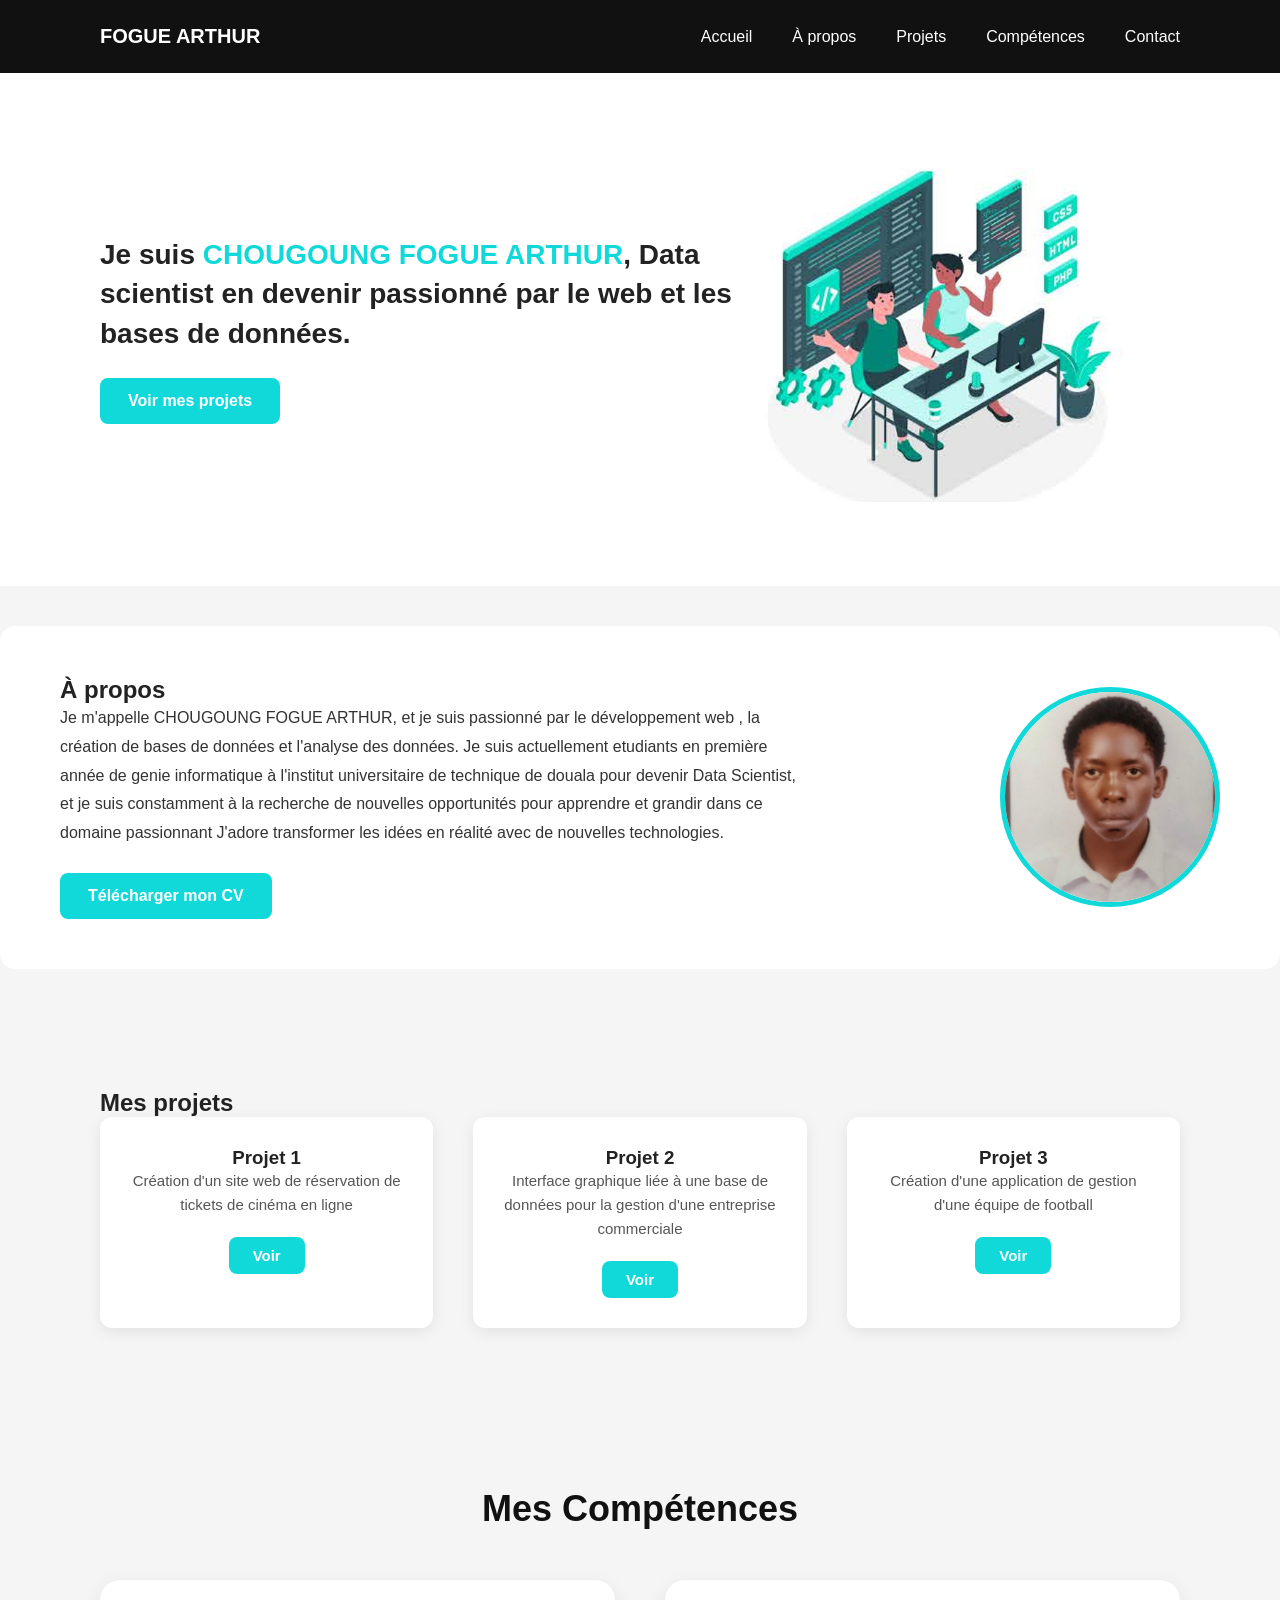
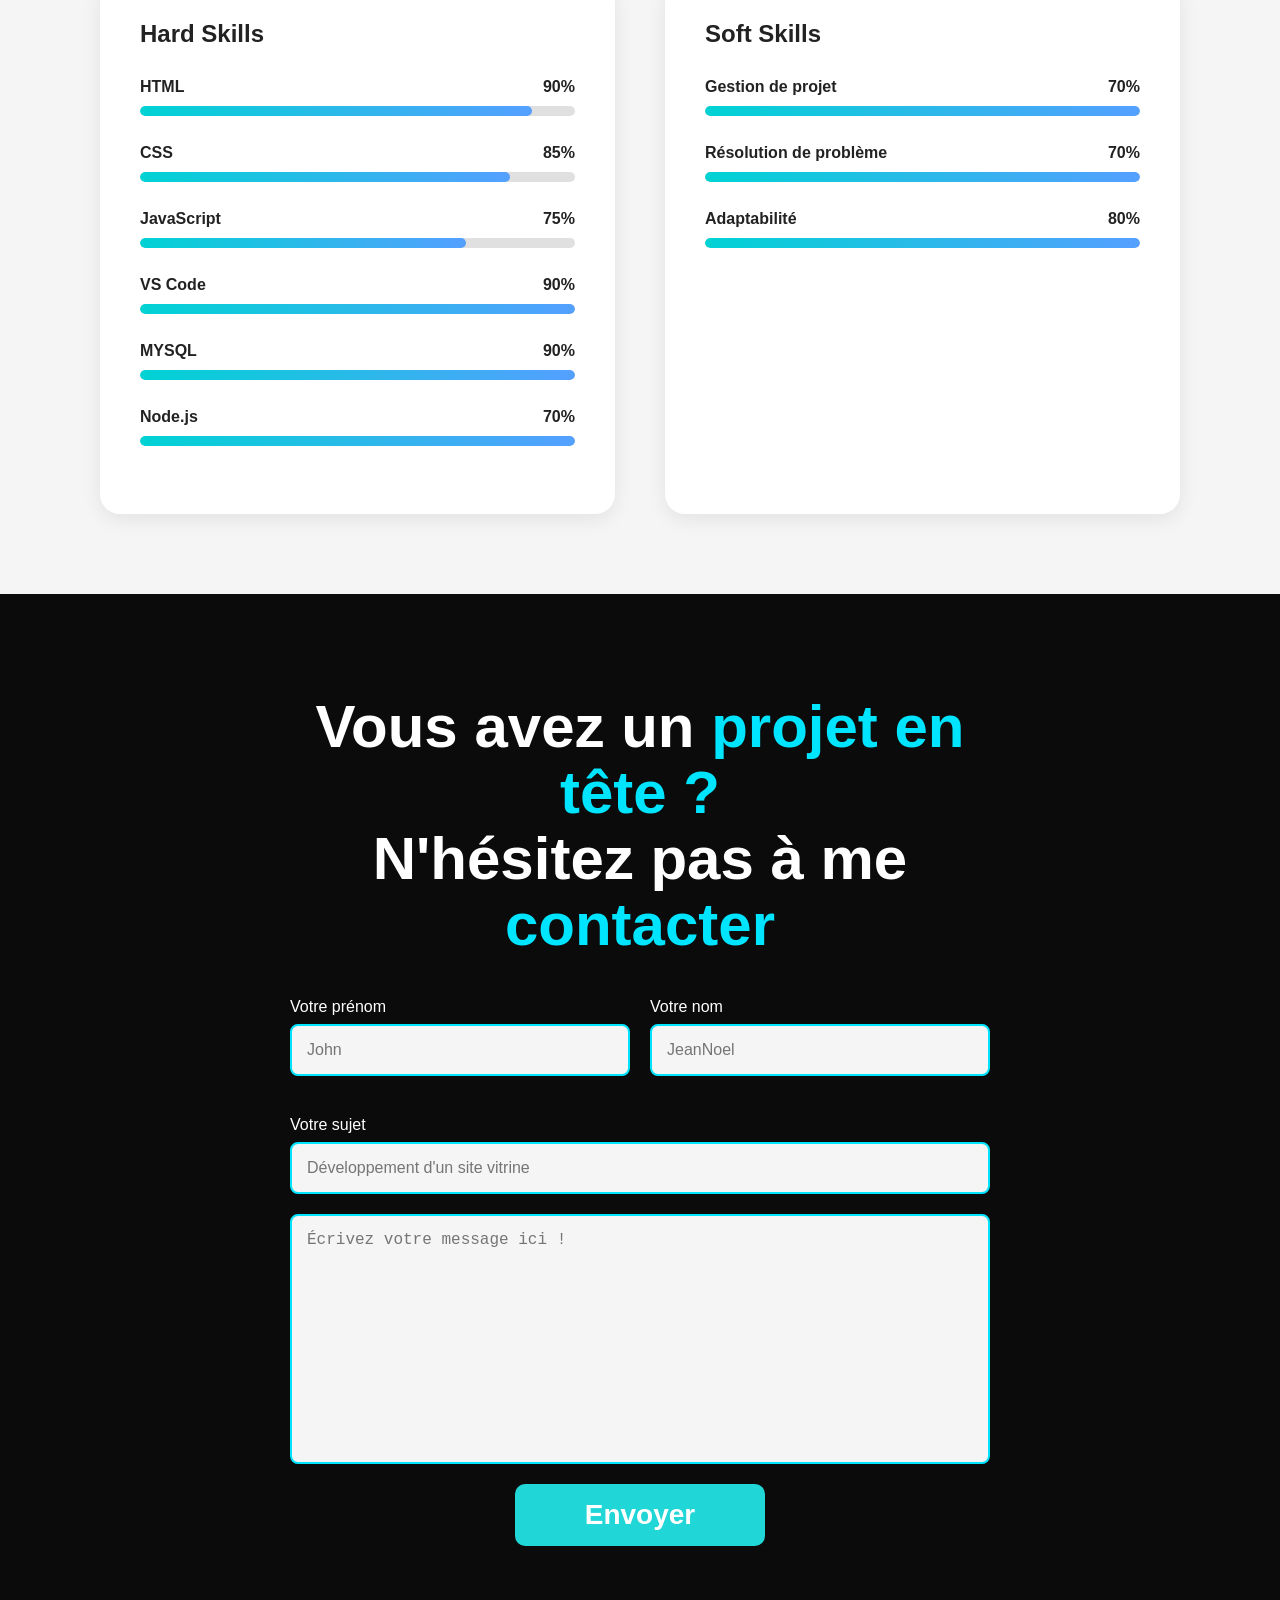
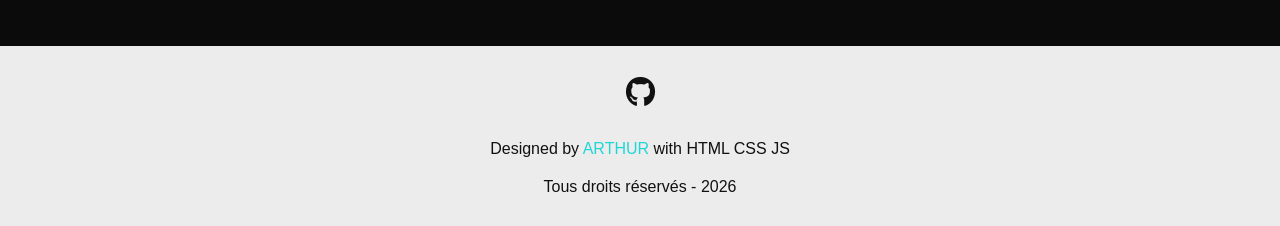
<file: index.html>
<!DOCTYPE html>
<html lang="fr">
<head>
  <meta charset="UTF-8">
  <meta name="viewport" content="width=device-width, initial-scale=1.0">
  <title>FOGUE ARTHUR | Data Scientist & Web Developer</title>
  <meta name="description" content="Portfolio de FOGUE ARTHUR, futur Data Scientist passionné par le web et les bases de données. Découvrez mes projets et mon parcours.">
  
  <!-- Open Graph (pour le partage sur les réseaux sociaux) -->
  <meta property="og:title" content="FOGUE ARTHUR - Portfolio">
  <meta property="og:description" content="Data Scientist en devenir passionné par le web et les bases de données.">
  <meta property="og:image" content="images/a1.jpg">
  <meta property="og:type" content="website">

  <link rel="stylesheet" href="style.css">
  <link rel="stylesheet" href="https://cdnjs.cloudflare.com/ajax/libs/font-awesome/6.0.0/css/all.min.css">
</head>

<body>

  <!-- HEADER -->
  <header>
    <nav>
      <h1>FOGUE ARTHUR</h1>

      <ul>
        <li><a href="#accueil">Accueil</a></li>
        <li><a href="#apropos">À propos</a></li>
        <li><a href="#projets">Projets</a></li>
        <li><a href="#competences">Compétences</a></li>
        <li><a href="#contact">Contact</a></li>
      </ul>
    </nav>
  </header>

  <!-- HERO -->
  <section id="accueil" class="hero">

  <div class="hero-text">
    <h2>
      Je suis <span>CHOUGOUNG FOGUE ARTHUR</span>,
     Data scientist en devenir passionné par le web et les bases de données.
    </h2>

    <a href="projet_debutant.html"><button>Voir mes projets</button></a>
  </div>

  <div class="hero-image">
    <img src="images/a1.jpg" alt="photo" class="photo-profil">
  </div>

  </section>

  <!-- A PROPOS -->
<section id="apropos" class="about">

  <div class="about-text">
    <h2>À propos</h2>

    <p>
      Je m'appelle CHOUGOUNG FOGUE ARTHUR, et je suis passionné par le développement web , la création de bases de données et l'analyse des données.
         Je suis actuellement etudiants en première année de genie informatique à l'institut universitaire de technique  de douala  pour devenir Data Scientist, et je suis constamment à la recherche de nouvelles opportunités pour apprendre et grandir dans ce domaine passionnant
       J'adore transformer les idées en réalité avec de nouvelles technologies.
    </p>

    <a href="cv.html" target="_blank"><button>Télécharger mon CV</button></a>
  </div>

  <div class="about-image">
    <img src="images/a3.jpg" alt="photo" class="photo-profil">
  </div>

  </section>

  <!-- PROJETS -->
<section id="projets">

  <h2>Mes projets</h2>

  <div class="cards">

    <div class="card">
      <h3>Projet 1</h3>
      <p>Création d'un site web de réservation de tickets de cinéma en ligne</p>
      <a href="projet1.html"><button class="project-btn">Voir</button></a>
    </div>

    <div class="card">
      <h3>Projet 2</h3>
      <p>Interface graphique liée à une base de données pour la gestion d'une entreprise commerciale</p>
      <a href="projet2.html"><button class="project-btn">Voir</button></a>
    </div>

    <div class="card">
      <h3>Projet 3</h3>
      <p>Création d'une application de gestion d'une équipe de football</p>
      <a href="projet3.html"><button class="project-btn">Voir</button></a>
    </div>

  </div>

  </section>

  <!-- COMPETENCES -->
  <section id="competences" class="skills-section">

    <h2 class="section-title">Mes Compétences</h2>

    <div class="skills-container">

        <!-- FRONTEND -->
        <div class="skill-card">

            <h3>Hard Skills</h3>

            <div class="skill">

                <div class="skill-info">
                    <span>HTML</span>
                    <span>90%</span>
                </div>

                <div class="skill-bar">
                    <div class="skill-progress html"></div>
                </div>

            </div>

            <div class="skill">

                <div class="skill-info">
                    <span>CSS</span>
                    <span>85%</span>
                </div>

                <div class="skill-bar">
                    <div class="skill-progress css"></div>
                </div>

            </div>

            <div class="skill">

                <div class="skill-info">
                    <span>JavaScript</span>
                    <span>75%</span>
                </div>

                <div class="skill-bar">
                    <div class="skill-progress js"></div>
                </div>

            </div>

            <div class="skill">

                <div class="skill-info">
                    <span>VS Code</span>
                    <span>90%</span>
                </div>

                <div class="skill-bar">
                    <div class="skill-progress vs-code"></div>
                </div>

            </div>

            <div class="skill">

                <div class="skill-info">
                    <span>MYSQL</span>
                    <span>90%</span>
                </div>

                <div class="skill-bar">
                    <div class="skill-progress mysql"></div>
                </div>

            </div>

            <div class="skill">

                <div class="skill-info">
                    <span>Node.js</span>
                    <span>70%</span>
                </div>

                <div class="skill-bar">
                    <div class="skill-progress node"></div>
                </div>

            </div>

        </div>

        <div class="skill-card">

            <h3> Soft Skills</h3>

            <div class="skill">

                <div class="skill-info">
                    <span>Gestion de projet</span>
                    <span>70%</span>
                </div>

                <div class="skill-bar">
                    <div class="skill-progress gestion-projet"></div>
                </div>

            </div>

            <div class="skill">

                <div class="skill-info">
                    <span>Résolution de problème</span>
                    <span>70%</span>
                </div>

                <div class="skill-bar">
                    <div class="skill-progress resolution-probleme"></div>
                </div>

            </div>

            <div class="skill">

                <div class="skill-info">
                    <span>Adaptabilité</span>
                    <span>80%</span>
                </div>

                <div class="skill-bar">
                    <div class="skill-progress adaptabilite"></div>
                </div>

            </div>

        </div>

    </div>

</section>
  <!-- CONTACT -->
     <section class="contact">

    <div class="contact-content">

        <h1>
            Vous avez un <span>projet en tête ?</span><br>
            N'hésitez pas à me <span>contacter</span>
        </h1>

          <form class="contact-form" action="https://formspree.io/f/mgobewzv" method="POST">
            <!-- PREMIERE LIGNE -->
            <div class="form-row">

                <div class="input-group">
                    <label>Votre prénom</label>
                    <input type="text" name="prenom" placeholder="John" required>
                </div>

                <div class="input-group">
                    <label>Votre nom</label>
                    <input type="text" name="nom" placeholder="JeanNoel" required>
                </div>

            </div>

            <!-- SUJET -->
            <div class="input-group">
                <label>Votre sujet</label>

                <input type="text" name="sujet"
                placeholder="Développement d'un site vitrine" required>
            </div>

            <!-- MESSAGE -->
            <div class="input-group">
                <textarea name="message" placeholder="Écrivez votre message ici !" required></textarea>
            </div>

            <!-- BUTTON -->
            <div class="btn-center">
                <button type="submit">
                    Envoyer
                </button>
            </div>

        </form>

    </div>

</section>

<footer>

    <div class="social-icons">
        <a href="https://github.com/FOGUE-ARTHUR" target="_blank"><i class="fab fa-github"></i></a>
    </div>

    <p>
        Designed by <span>ARTHUR</span>
        with HTML CSS JS
    </p>

    <p>
        Tous droits réservés - 2026
    </p>

</footer>
</body>
</html>
</file>
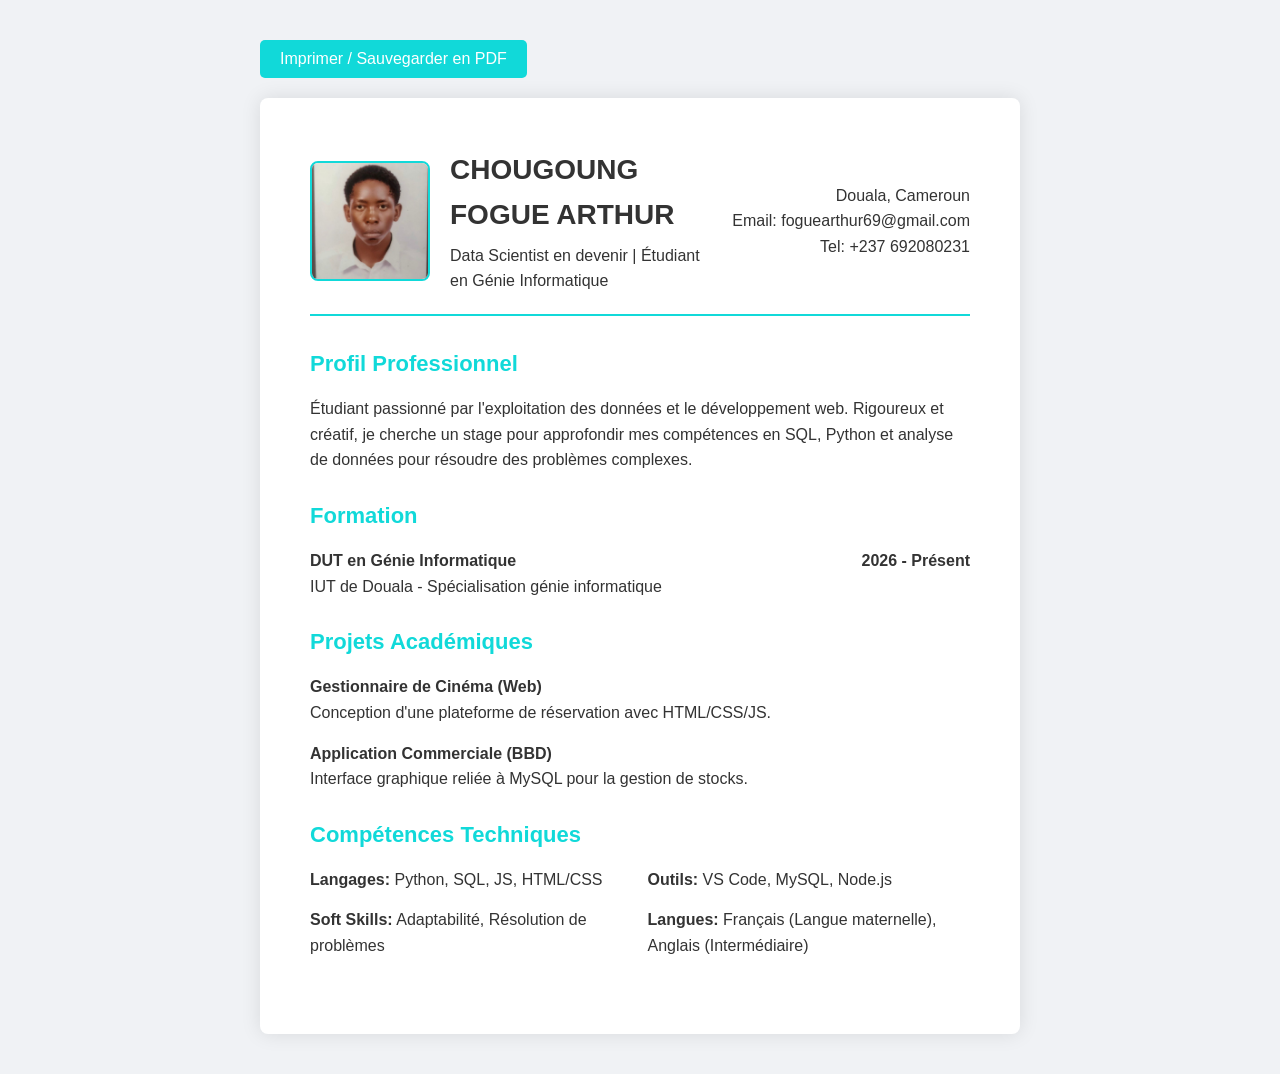
<file: cv.html>
<!DOCTYPE html>
<html lang="fr">
<head>
    <meta charset="UTF-8">
    <meta name="viewport" content="width=device-width, initial-scale=1.0">
    <title>CV - FOGUE ARTHUR</title>
    <style>
        * {
            margin: 0;
            padding: 0;
            box-sizing: border-box;
        }
        
        body { 
            font-family: 'Segoe UI', Tahoma, Geneva, Verdana, sans-serif; 
            line-height: 1.6; 
            color: #333; 
            max-width: 800px; 
            margin: 0 auto; 
            padding: 40px 20px; 
            background: #f0f2f5; 
        }
        
        .cv-container { 
            background: white; 
            padding: 50px; 
            border-radius: 8px; 
            box-shadow: 0 0 20px rgba(0,0,0,0.1); 
        }
        
        header { 
            border-bottom: 2px solid #11d9d9; 
            padding-bottom: 20px; 
            margin-bottom: 30px; 
            display: flex; 
            align-items: center; 
            gap: 20px; 
            flex-wrap: wrap;
        }
        
        .profile-img { 
            width: 120px; 
            height: 120px; 
            border-radius: 8px; 
            object-fit: cover; 
            border: 2px solid #11d9d9; 
        }
        
        .header-info { 
            flex: 1;
            min-width: 200px;
        }
        
        .header-info h1 {
            font-size: 28px;
            margin-bottom: 5px;
        }
        
        .contact-info {
            text-align: right;
        }
        
        .section { 
            margin-bottom: 25px; 
        }
        
        .section h2 {
            color: #11d9d9;
            margin-bottom: 15px;
            font-size: 22px;
        }
        
        .item { 
            margin-bottom: 15px; 
        }
        
        .item-title { 
            font-weight: bold; 
            display: flex; 
            justify-content: space-between;
            flex-wrap: wrap;
            gap: 10px;
        }
        
        .skills-grid { 
            display: grid; 
            grid-template-columns: 1fr 1fr; 
            gap: 15px; 
        }
        
        .print-btn { 
            background: #11d9d9; 
            color: white; 
            border: none; 
            padding: 10px 20px; 
            border-radius: 5px; 
            cursor: pointer; 
            margin-bottom: 20px; 
            font-size: 16px;
        }
        
        .print-btn:hover {
            background: #00e5ff;
        }
        
        /* RESPONSIVE MOBILE */
        @media (max-width: 768px) {
            body {
                padding: 20px 10px;
            }
            
            .cv-container {
                padding: 25px 20px;
            }
            
            header {
                flex-direction: column;
                text-align: center;
            }
            
            .profile-img {
                width: 100px;
                height: 100px;
            }
            
            .header-info h1 {
                font-size: 24px;
            }
            
            .contact-info {
                text-align: center;
                width: 100%;
            }
            
            .item-title {
                flex-direction: column;
                gap: 5px;
            }
            
            .skills-grid {
                grid-template-columns: 1fr;
            }
            
            .section h2 {
                font-size: 20px;
            }
        }
        
        @media print { 
            .print-btn { display: none; } 
            body { background: white; padding: 0; } 
            .cv-container { box-shadow: none; padding: 20px; }
            header { flex-wrap: nowrap; }
            .skills-grid { grid-template-columns: 1fr 1fr; }
        }
    </style>
</head>
<body>
    <button class="print-btn" onclick="window.print()">Imprimer / Sauvegarder en PDF</button>
    
    <div class="cv-container">
        <header>
            <img src="images/a3.jpg" alt="Photo" class="profile-img">
            <div class="header-info">
                <h1>CHOUGOUNG FOGUE ARTHUR</h1>
                <p>Data Scientist en devenir | Étudiant en Génie Informatique</p>
            </div>
            <div class="contact-info">
                <p>Douala, Cameroun</p>
                <p>Email: foguearthur69@gmail.com</p>
                <p>Tel: +237 692080231</p>
            </div>
        </header>

        <section class="section">
            <h2>Profil Professionnel</h2>
            <p>Étudiant passionné par l'exploitation des données et le développement web. Rigoureux et créatif, je cherche un stage pour approfondir mes compétences en SQL, Python et analyse de données pour résoudre des problèmes complexes.</p>
        </section>

        <section class="section">
            <h2>Formation</h2>
            <div class="item">
                <div class="item-title">
                    <span>DUT en Génie Informatique</span>
                    <span>2026 - Présent</span>
                </div>
                <p>IUT de Douala - Spécialisation génie informatique</p>
            </div>
        </section>

        <section class="section">
            <h2>Projets Académiques</h2>
            <div class="item">
                <div class="item-title">
                    <span>Gestionnaire de Cinéma (Web)</span>
                </div>
                <p>Conception d'une plateforme de réservation avec HTML/CSS/JS.</p>
            </div>
            <div class="item">
                <div class="item-title">
                    <span>Application Commerciale (BBD)</span>
                </div>
                <p>Interface graphique reliée à MySQL pour la gestion de stocks.</p>
            </div>
        </section>

        <section class="section">
            <h2>Compétences Techniques</h2>
            <div class="skills-grid">
                <div><strong>Langages:</strong> Python, SQL, JS, HTML/CSS</div>
                <div><strong>Outils:</strong> VS Code, MySQL, Node.js</div>
                <div><strong>Soft Skills:</strong> Adaptabilité, Résolution de problèmes</div>
                <div><strong>Langues:</strong> Français (Langue maternelle), Anglais (Intermédiaire)</div>
            </div>
        </section>
    </div>
</body>
</html>
</file>
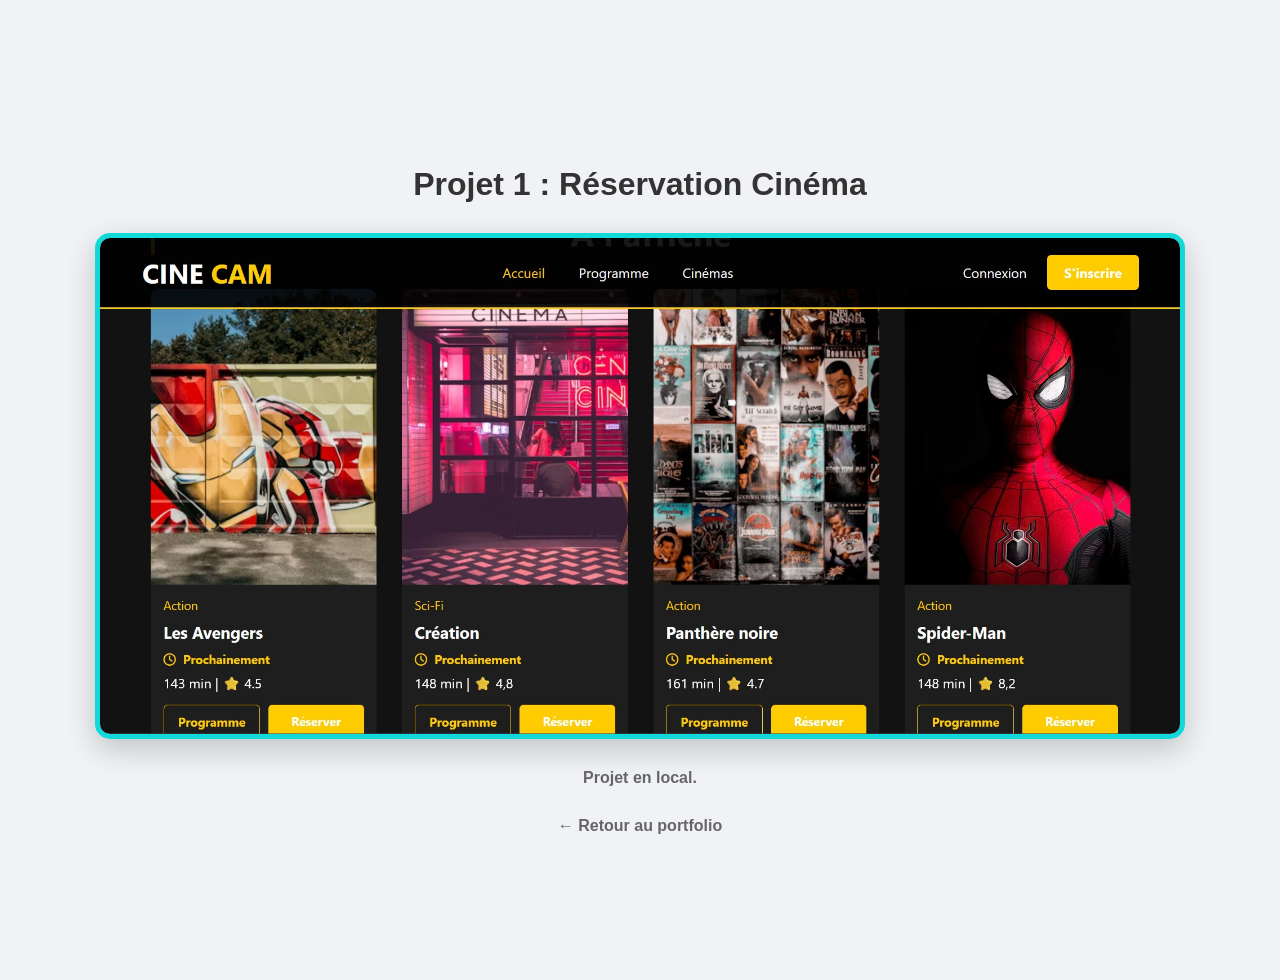
<file: projet1.html>
<!DOCTYPE html>
<html lang="fr">
<head>
    <meta charset="UTF-8">
    <meta name="viewport" content="width=device-width, initial-scale=1.0">
    <title>Projet 1 - Visuel</title>
    <style>
        body { font-family: Arial, sans-serif; background: #f0f2f5; margin: 0; padding: 40px; text-align: center; display: flex; flex-direction: column; align-items: center; justify-content: center; min-height: 100vh; }
        h1 { margin-bottom: 30px; color: #333; }
        img { max-width: 90%; max-height: 70vh; border-radius: 15px; box-shadow: 0 10px 30px rgba(0,0,0,0.2); border: 5px solid #11d9d9; }
        a { margin-top: 30px; color: #666; text-decoration: none; font-weight: bold; }
        a:hover { color: #11d9d9; }
    </style>
</head>
<body>
    <h1>Projet 1 : Réservation Cinéma</h1>
    
    <img src="images/a4.jpg" alt="Affiche du film">
    <a>Projet en local.</a>

    <a href="index.html">← Retour au portfolio</a>
</body>
</html>
</file>
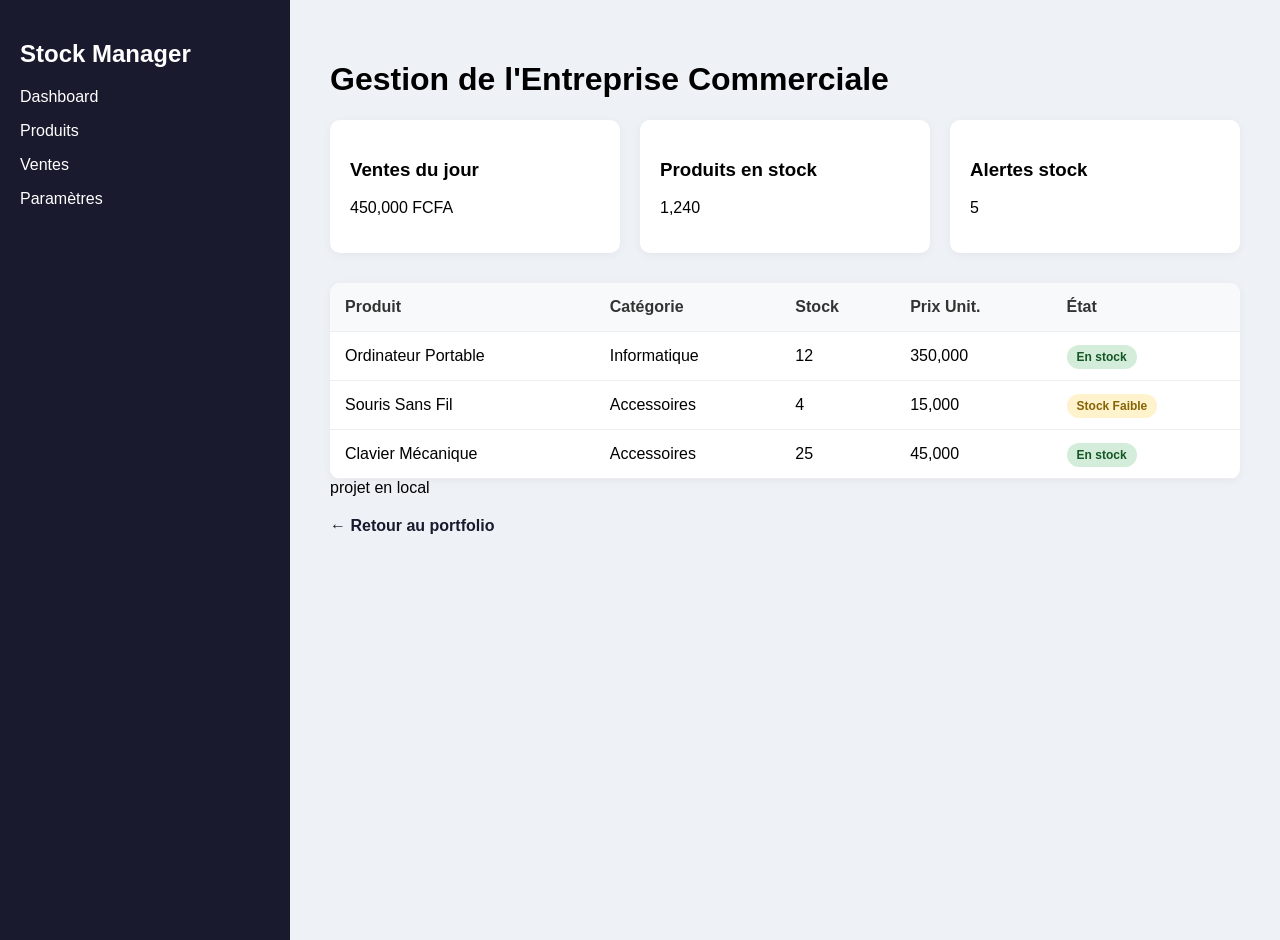
<file: projet2.html>
<!DOCTYPE html>
<html lang="fr">
<head>
    <meta charset="UTF-8">
    <meta name="viewport" content="width=device-width, initial-scale=1.0">
    <title>Projet 2 - Gestion Commerciale</title>
    <style>
        body { font-family: 'Segoe UI', sans-serif; background: #eef2f7; margin: 0; display: flex; }
        .sidebar { width: 250px; background: #1a1a2e; color: white; height: 100vh; padding: 20px; }
        .main { flex: 1; padding: 40px; }
        .card-stats { display: flex; gap: 20px; margin-bottom: 30px; }
        .stat { background: white; padding: 20px; border-radius: 10px; flex: 1; box-shadow: 0 2px 10px rgba(0,0,0,0.05); }
        table { width: 100%; border-collapse: collapse; background: white; border-radius: 10px; overflow: hidden; box-shadow: 0 2px 10px rgba(0,0,0,0.05); }
        th, td { padding: 15px; text-align: left; border-bottom: 1px solid #eee; }
        th { background: #f8f9fa; color: #333; }
        .status { padding: 5px 10px; border-radius: 20px; font-size: 12px; font-weight: bold; }
        .status.ok { background: #d4edda; color: #155724; }
        .status.low { background: #fff3cd; color: #856404; }
        a.back { display: inline-block; margin-top: 20px; color: #1a1a2e; text-decoration: none; font-weight: bold; }
    </style>
</head>
<body>
    <div class="sidebar">
        <h2>Stock Manager</h2>
        <p>Dashboard</p>
        <p>Produits</p>
        <p>Ventes</p>
        <p>Paramètres</p>
    </div>
    <div class="main">
        <h1>Gestion de l'Entreprise Commerciale</h1>
        
        <div class="card-stats">
            <div class="stat"><h3>Ventes du jour</h3><p>450,000 FCFA</p></div>
            <div class="stat"><h3>Produits en stock</h3><p>1,240</p></div>
            <div class="stat"><h3>Alertes stock</h3><p>5</p></div>
        </div>

        <table>
            <thead>
                <tr>
                    <th>Produit</th>
                    <th>Catégorie</th>
                    <th>Stock</th>
                    <th>Prix Unit.</th>
                    <th>État</th>
                </tr>
            </thead>
            <tbody>
                <tr><td>Ordinateur Portable</td><td>Informatique</td><td>12</td><td>350,000</td><td><span class="status ok">En stock</span></td></tr>
                <tr><td>Souris Sans Fil</td><td>Accessoires</td><td>4</td><td>15,000</td><td><span class="status low">Stock Faible</span></td></tr>
                <tr><td>Clavier Mécanique</td><td>Accessoires</td><td>25</td><td>45,000</td><td><span class="status ok">En stock</span></td></tr>
            </tbody>
        </table>
        <a>projet en local</a><br>

        <a href="index.html" class="back">← Retour au portfolio</a>
    </div>
</body>
</html>
</file>
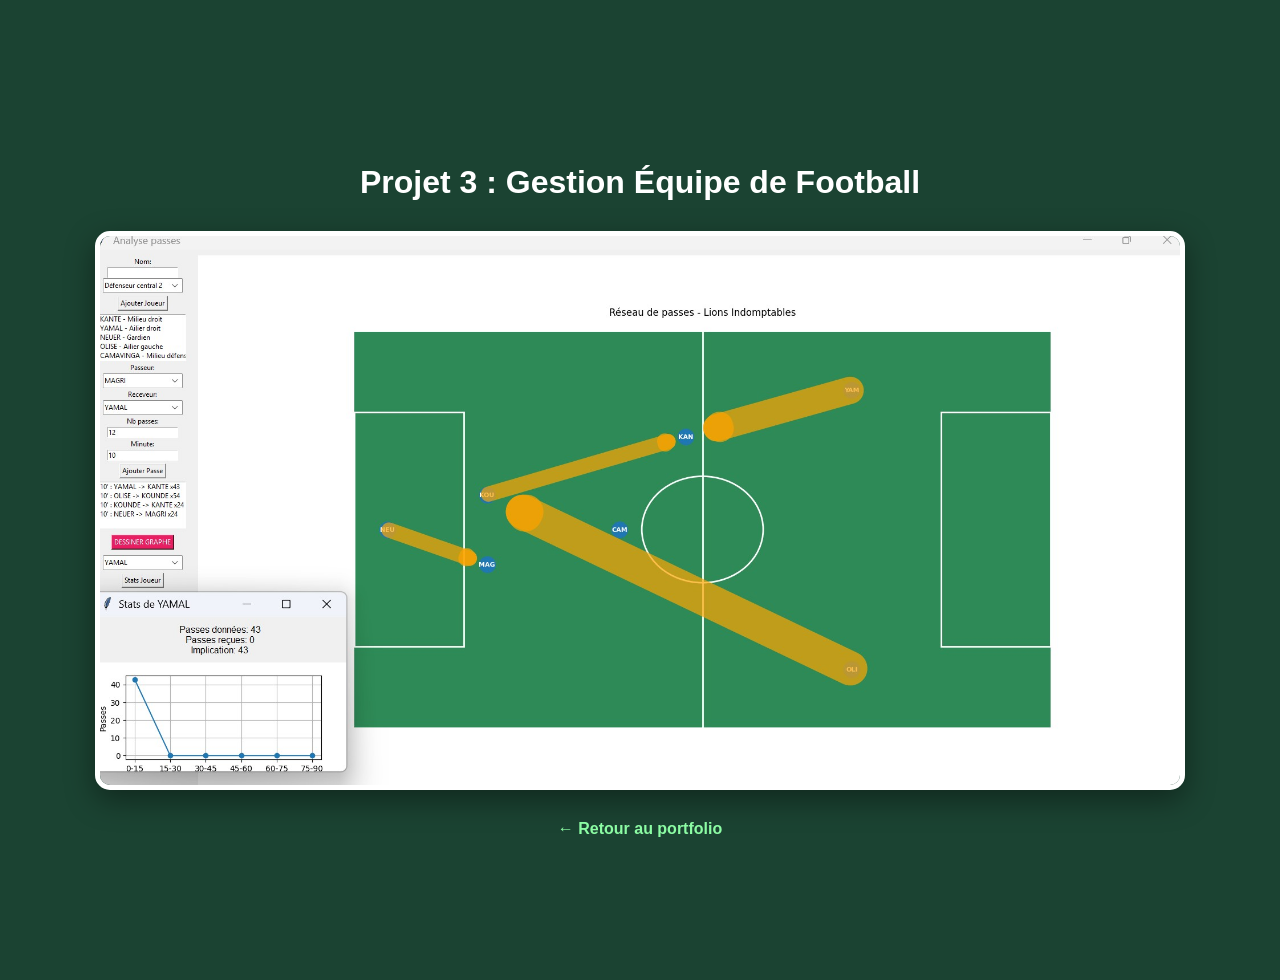
<file: projet3.html>
<!DOCTYPE html>
<html lang="fr">
<head>
    <meta charset="UTF-8">
    <meta name="viewport" content="width=device-width, initial-scale=1.0">
    <title>Projet 3 - Visuel</title>
    <style>
        body { font-family: Arial, sans-serif; background: #1b4332; margin: 0; padding: 40px; text-align: center; display: flex; flex-direction: column; align-items: center; justify-content: center; min-height: 100vh; color: white; }
        h1 { margin-bottom: 30px; }
        img { max-width: 90%; max-height: 70vh; border-radius: 15px; box-shadow: 0 10px 30px rgba(0,0,0,0.4); border: 5px solid white; }
        a { margin-top: 30px; color: #8cfca4; text-decoration: none; font-weight: bold; }
        a:hover { text-decoration: underline; }
    </style>
</head>
<body>
    <h1>Projet 3 : Gestion Équipe de Football</h1>
    
    <img src="images/a5.jpg" alt="Visuel du projet">

    <a href="index.html">← Retour au portfolio</a>
</body>
</html>
</file>
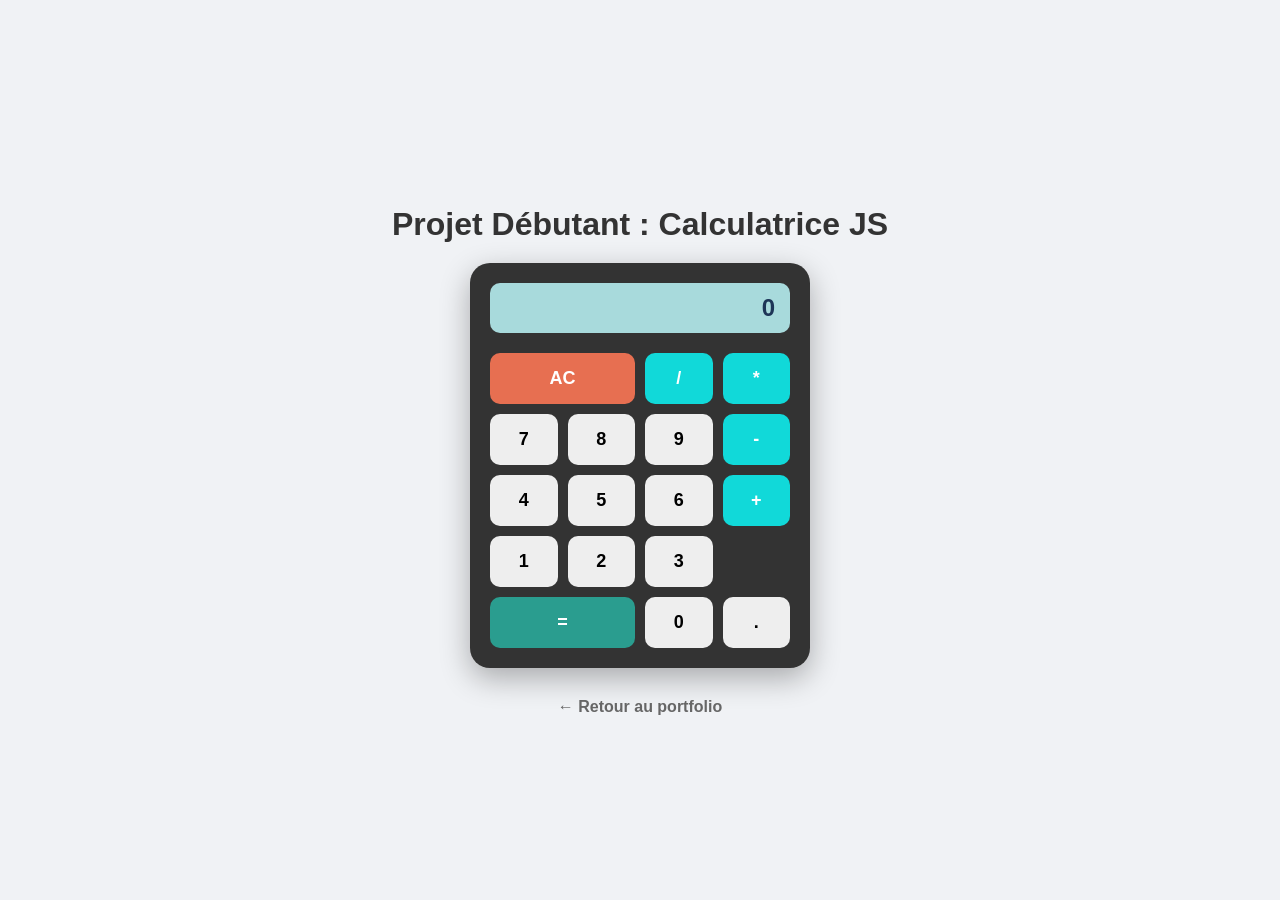
<file: projet_debutant.html>
<!DOCTYPE html>
<html lang="fr">
<head>
    <meta charset="UTF-8">
    <meta name="viewport" content="width=device-width, initial-scale=1.0">
    <title>Projet Débutant - Calculatrice</title>
    <style>
        body { font-family: Arial, sans-serif; background: #f0f2f5; display: flex; flex-direction: column; align-items: center; justify-content: center; min-height: 100vh; margin: 0; }
        .calculator { background: #333; padding: 20px; border-radius: 20px; box-shadow: 0 10px 30px rgba(0,0,0,0.3); width: 300px; }
        .display { background: #a8dadc; width: 100%; height: 50px; margin-bottom: 20px; border-radius: 10px; display: flex; align-items: center; justify-content: flex-end; padding: 0 15px; box-sizing: border-box; font-size: 24px; font-weight: bold; color: #1d3557; }
        .buttons { display: grid; grid-template-columns: repeat(4, 1fr); gap: 10px; }
        button { padding: 15px; border: none; border-radius: 10px; font-size: 18px; font-weight: bold; cursor: pointer; transition: 0.2s; }
        .num { background: #eee; }
        .op { background: #11d9d9; color: white; }
        .eq { background: #2a9d8f; color: white; grid-column: span 2; }
        .clr { background: #e76f51; color: white; grid-column: span 2; }
        button:hover { opacity: 0.8; transform: scale(0.95); }
        h1 { color: #333; margin-bottom: 20px; }
        a { margin-top: 30px; color: #666; text-decoration: none; font-weight: bold; }
    </style>
</head>
<body>
    <h1>Projet Débutant : Calculatrice JS</h1>
    
    <div class="calculator">
        <div class="display" id="display">0</div>
        <div class="buttons">
            <button class="clr" onclick="clearDisplay()">AC</button>
            <button class="op" onclick="appendToDisplay('/')">/</button>
            <button class="op" onclick="appendToDisplay('*')">*</button>
            <button class="num" onclick="appendToDisplay('7')">7</button>
            <button class="num" onclick="appendToDisplay('8')">8</button>
            <button class="num" onclick="appendToDisplay('9')">9</button>
            <button class="op" onclick="appendToDisplay('-')">-</button>
            <button class="num" onclick="appendToDisplay('4')">4</button>
            <button class="num" onclick="appendToDisplay('5')">5</button>
            <button class="num" onclick="appendToDisplay('6')">6</button>
            <button class="op" onclick="appendToDisplay('+')">+</button>
            <button class="num" onclick="appendToDisplay('1')">1</button>
            <button class="num" onclick="appendToDisplay('2')">2</button>
            <button class="num" onclick="appendToDisplay('3')">3</button>
            <button class="eq" onclick="calculate()">=</button>
            <button class="num" onclick="appendToDisplay('0')">0</button>
            <button class="num" onclick="appendToDisplay('.')">.</button>
        </div>
    </div>

    <script>
        let displayValue = '0';

        function updateDisplay() {
            document.getElementById('display').innerText = displayValue;
        }

        function appendToDisplay(val) {
            if (displayValue === '0' && val !== '.') {
                displayValue = val;
            } else {
                displayValue += val;
            }
            updateDisplay();
        }

        function clearDisplay() {
            displayValue = '0';
            updateDisplay();
        }

        function calculate() {
            try {
                // Utilisation de eval pour la simplicité (projet débutant)
                displayValue = eval(displayValue).toString();
                updateDisplay();
            } catch (e) {
                displayValue = 'Erreur';
                updateDisplay();
                setTimeout(clearDisplay, 1500);
            }
        }
    </script>

    <a href="index.html">← Retour au portfolio</a>
</body>
</html>
</file>
<file: style.css>
* {
  margin: 0;
  padding: 0;
  box-sizing: border-box;
}

body {
  font-family: Arial, sans-serif;
  background: #f5f5f5;
  color: #222;
}

img {
  max-width: 100%;
  height: auto;
}

/* =========================
   HEADER
========================= */
header {
  background: #111;
  padding: 25px 100px;
}

nav {
  display: flex;
  justify-content: space-between;
  align-items: center;
  max-width: 1440px;
  margin: 0 auto;
}

nav h1 {
  color: white;
  font-size: 20px;
}

nav h1 span {
  color: #11d9d9;
}

nav ul {
  display: flex;
  gap: 40px;
  list-style: none;
}

nav a {
  color: white;
  text-decoration: none;
  font-size: 16px;
}

.burger {
  display: none;
}

section {
  padding: 80px 100px;
  max-width: 1440px;
  margin: 0 auto;
}

/* =========================
   HERO - FIX IMAGE + 2 LIGNES
========================= */
.hero {
  display: flex;
  justify-content: space-between;
  align-items: center;
  background: white;
  gap: 10px; /* Réduit de 60px à 20px */
  padding: 80px 100px;
  max-width: 1440px;
  margin: 0 auto;
}

.hero-text {
  flex: 0 0 60%; /* Le texte prend 55% de largeur */
  max-width: none;
}

.hero h2 {
  font-size: 28px;
  line-height: 1.4;
  font-weight: 600;
  margin-bottom: 25px;
  /* Plus de max-width, on laisse le flex gérer */
}

.hero h2 span {
  color: #11d9d9;
}

.hero-img {
  flex: 0 0 35%; /* L'image prend 40% et est poussée à gauche */
  max-width: 450px;
  margin-left: -60px; /* Recule l'image vers la gauche */
}

button {
  background: #11d9d9;
  color: white;
  border: none;
  padding: 14px 28px;
  border-radius: 8px;
  cursor: pointer;
  font-weight: bold;
  font-size: 16px;
}

button:hover {
  background: #00e5ff;
}

/* =========================
   ABOUT - 6 LIGNES COMME FIGMA
========================= */
.about {
  display: flex;
  justify-content: space-between;
  align-items: center;
  background: white;
  border-radius: 15px;
  padding: 50px 60px;
  position: relative;
  min-height: 320px;
  margin: 40px auto;
}

.about-text {
  width: 750px;
}

.about-text h3 {
  font-size: 24px;
  margin-bottom: 20px;
  font-weight: 600;
}

.about-text p {
  line-height: 1.8;
  font-size: 16px;
  color: #333;
}

.about img {
  width: 220px;
  height: 220px;
  border-radius: 50%;
  border: 5px solid #11d9d9;
  object-fit: cover;
  position: absolute;
  right: 60px;
  top: 50%;
  transform: translateY(-50%);
}

.about button {
  margin-top: 25px;
}

/* =========================
   PROJETS
========================= */
.projects {
  background: #f5f5f5;
  padding: 60px 100px;
}

.projects h3 {
  font-size: 22px;
  margin-bottom: 40px;
  font-weight: 600;
  color: #111;
}

.cards {
  display: flex;
  gap: 40px;
  justify-content: center;
}

.card {
  background: white;
  padding: 30px 25px;
  border-radius: 12px;
  text-align: center;
  width: 360px;
  box-shadow: 0 4px 15px rgba(0,0,0,0.08);
}

.card h4 {
  font-size: 18px;
  margin-bottom: 12px;
  font-weight: 600;
}

.card p {
  font-size: 15px;
  line-height: 1.6;
  color: #555;
  margin-bottom: 20px;
}

.project-btn {
  background: #11d9d9;
  color: white;
  border: none;
  padding: 10px 24px;
  border-radius: 8px;
  font-weight: bold;
  cursor: pointer;
  font-size: 15px;
}

/* =========================
   SKILLS
========================= */
.skills-section {
  background: #f5f5f5;
  padding: 80px 100px;
}

.section-title {
  text-align: center;
  font-size: 36px;
  margin-bottom: 50px;
  color: #111;
  font-weight: 700;
}

.skills-container {
  display: flex;
  justify-content: center;
  gap: 50px;
}

.skill-card {
  background: white;
  width: 560px;
  padding: 40px;
  border-radius: 20px;
  box-shadow: 0 5px 20px rgba(0,0,0,0.08);
}

.skill-card h3 {
  margin-bottom: 30px;
  font-size: 24px;
  font-weight: 600;
}

.skill {
  margin-bottom: 28px;
}

.skill-info {
  display: flex;
  justify-content: space-between;
  margin-bottom: 10px;
  font-size: 16px;
  font-weight: 600;
}

.skill-bar {
  width: 100%;
  height: 10px;
  background: #e0e0e0;
  border-radius: 30px;
  overflow: hidden;
}

.skill-progress {
  height: 100%;
  border-radius: 30px;
  background: linear-gradient(90deg,#00d2d3,#54a0ff);
}

.html { width: 90%; }
.css { width: 85%; }
.js { width: 75%; }

/* =========================
   CONTACT
========================= */
.contact {
  background: #0b0b0b;
  padding: 100px;
  display: flex;
  justify-content: center;
  align-items: center;
}

.contact-content {
  width: 100%;
  max-width: 700px;
}

.contact-content h1 {
  color: white;
  font-size: 60px;
  line-height: 1.1;
  font-weight: 800;
  margin-bottom: 40px;
  text-align: center;
}

.contact-content span {
  color: #00e5ff;
}

.form-row {
  display: flex;
  gap: 20px;
  margin-bottom: 20px;
}

.input-group {
  width: 100%;
  display: flex;
  flex-direction: column;
  margin-bottom: 20px;
}

.input-group label {
  color: white;
  font-size: 16px;
  margin-bottom: 8px;
}

.input-group input,
.input-group textarea {
  width: 100%;
  background: #f5f5f5;
  border: 2px solid #00e5ff;
  border-radius: 8px;
  padding: 15px;
  outline: none;
  font-size: 16px;
  color: #111;
}

.input-group textarea {
  height: 250px;
  resize: none;
}

.btn-center {
  display: flex;
  justify-content: center;
  margin-top: 20px;
}

.btn-center button {
  background: #20d6d6;
  color: white;
  border: none;
  padding: 15px 70px;
  border-radius: 10px;
  font-size: 28px;
  font-weight: bold;
  cursor: pointer;
}

/* FOOTER */
footer {
  background: #ececec;
  padding: 30px 50px;
  display: flex;
  flex-direction: column;
  gap: 20px;
  justify-content: center;
  align-items: center;
  color: #111;
}

.social-icons {
  display: flex;
  gap: 20px;
  margin-bottom: 10px;
}

.social-icons a {
  color: #111;
  font-size: 30px;
}

footer span {
  color: #20d6d6;
}

/* =========================
   MOBILE UNIQUEMENT < 768px
========================= */
@media (max-width: 768px) {
  html {
    font-size: 50%;
  }

  body {
    transform: scale(0.32);
    transform-origin: top left;
    width: 1440px;
    overflow-x: hidden;
  }

  section, header, .projects, .skills-section, .contact, footer {
    width: 1440px;
  }
}
</file>
